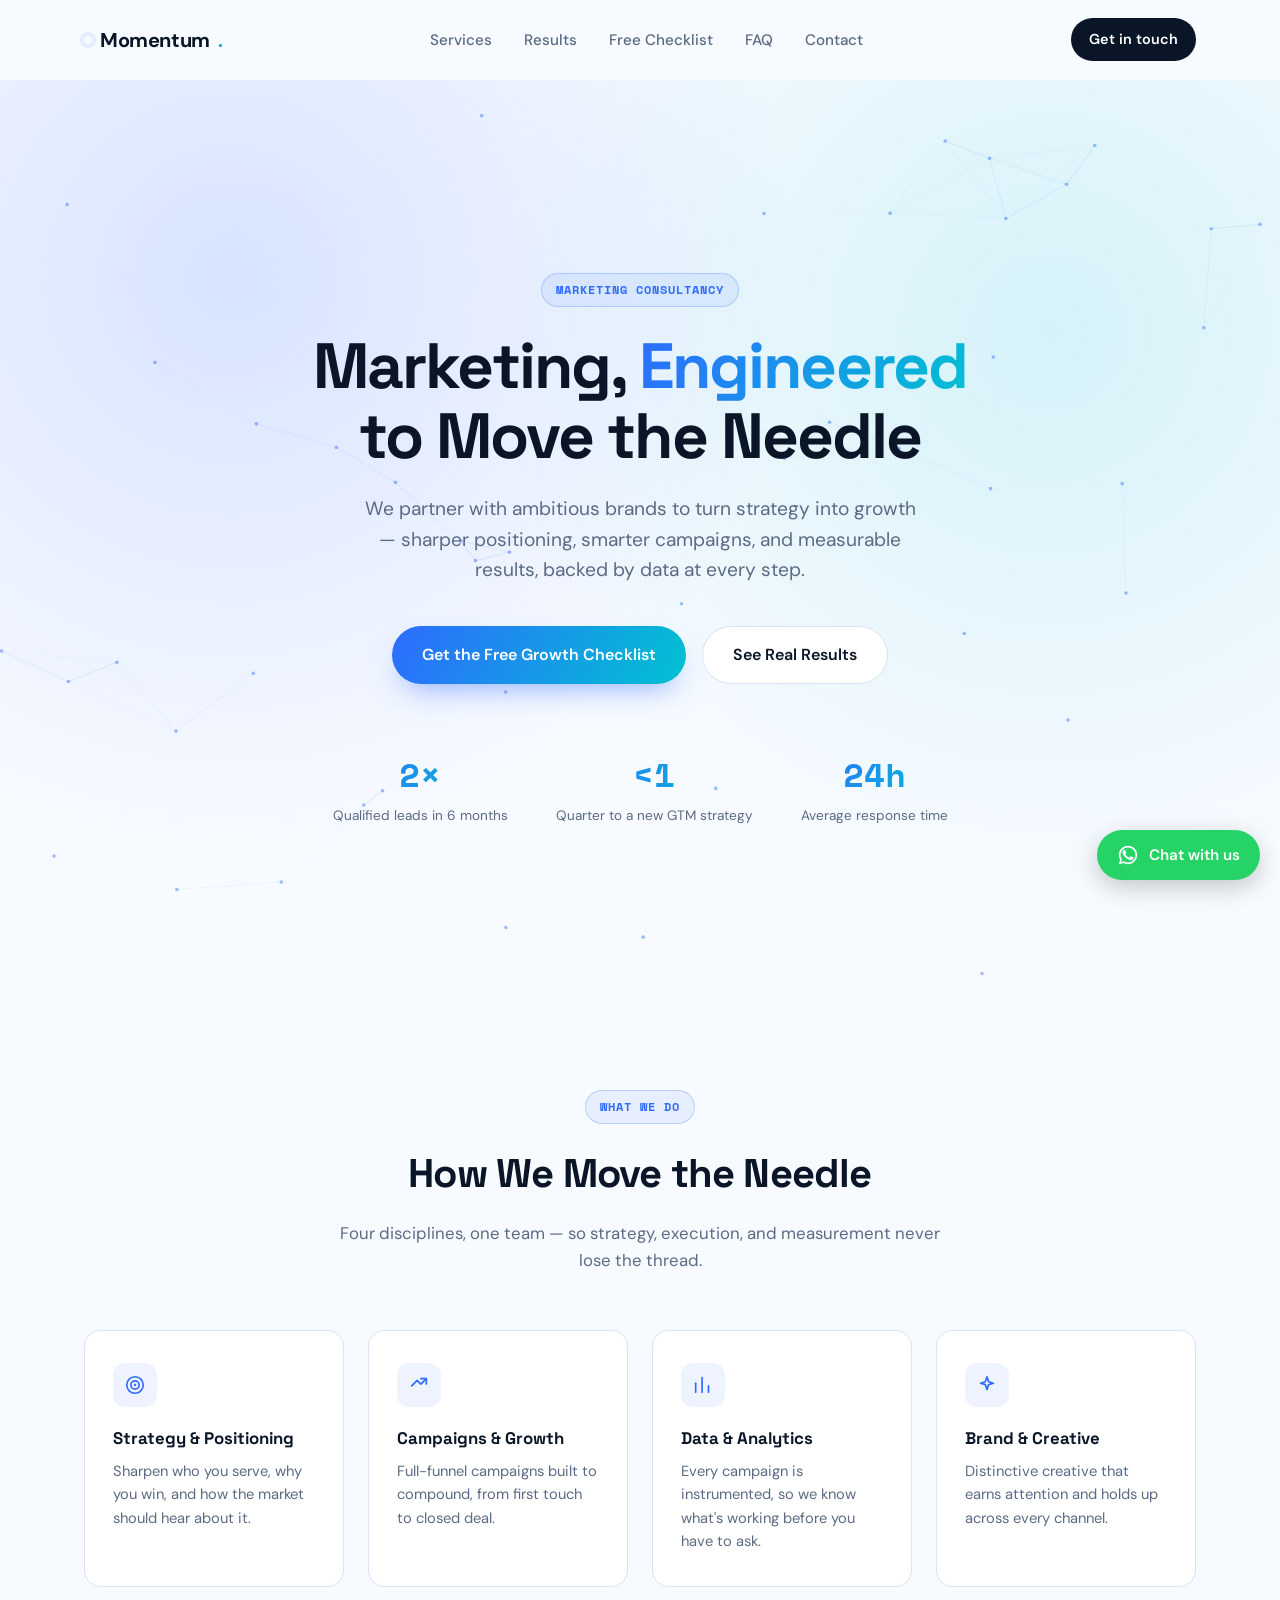
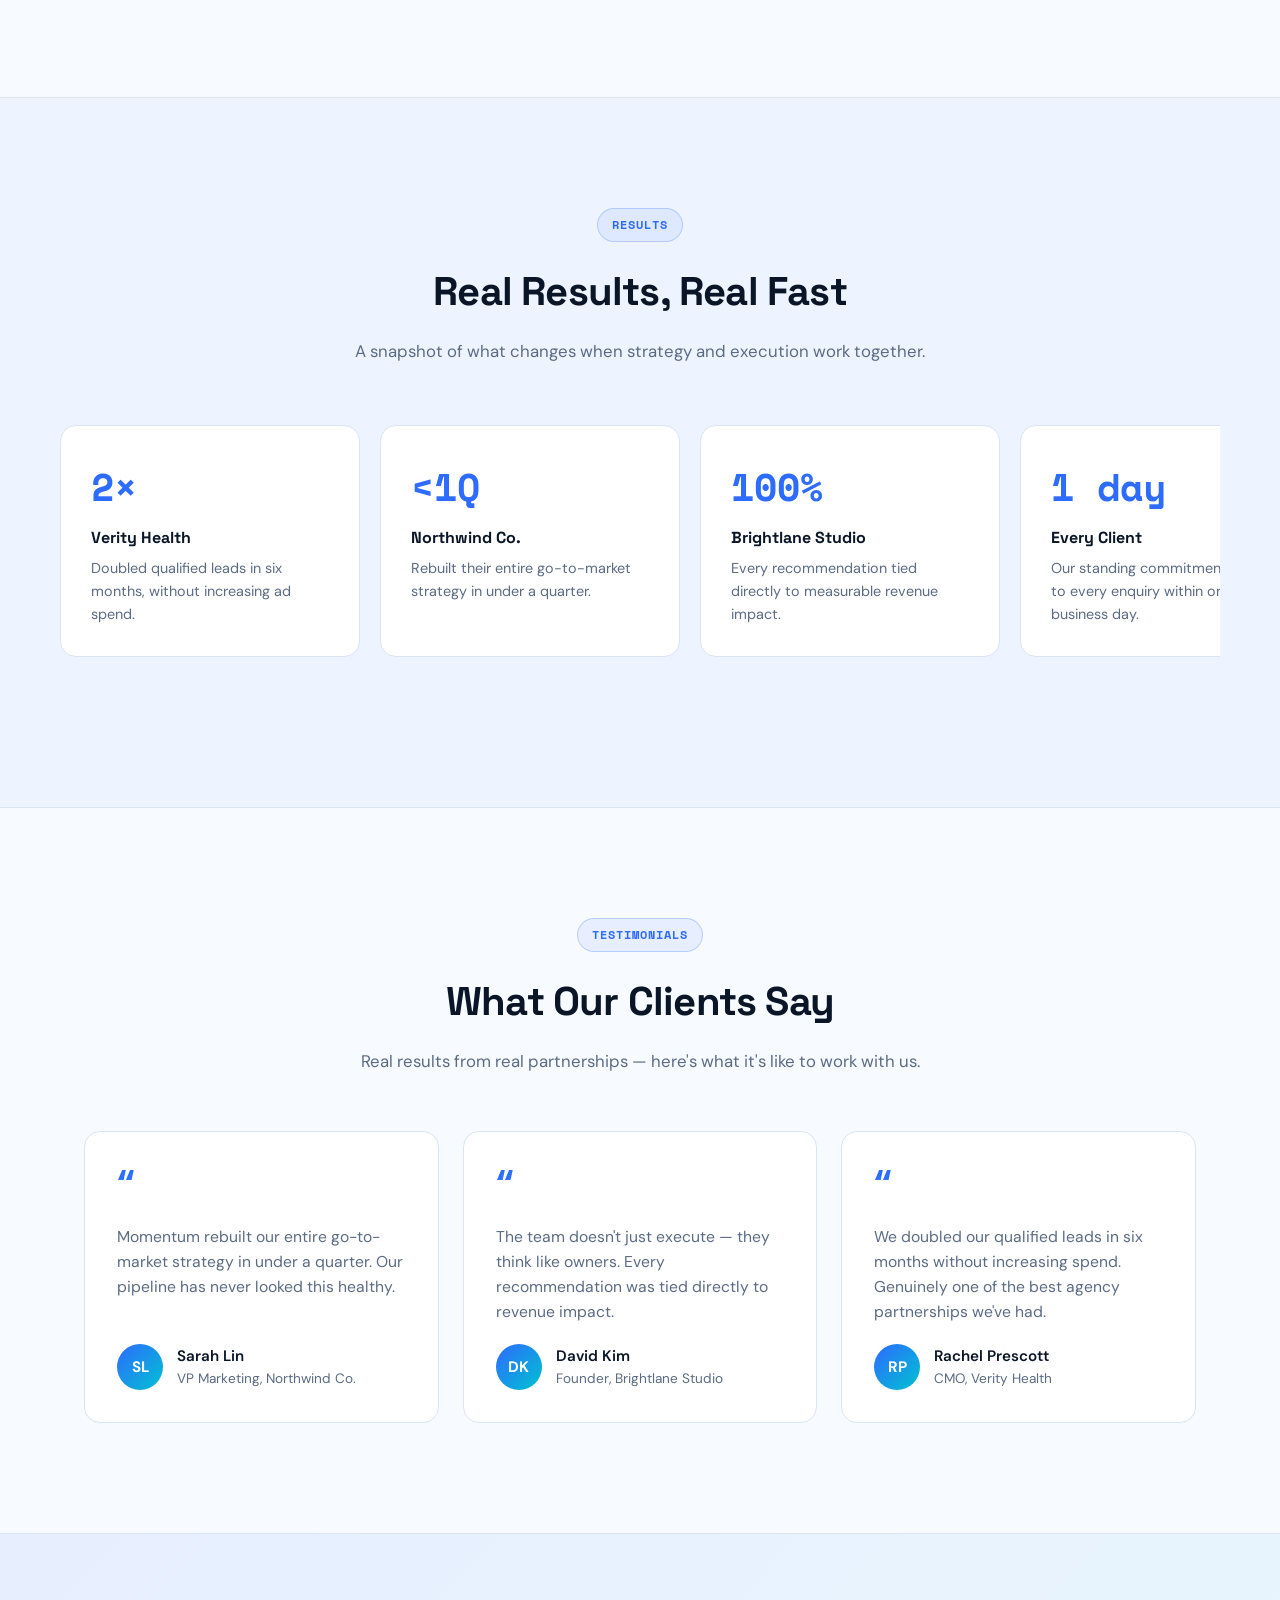
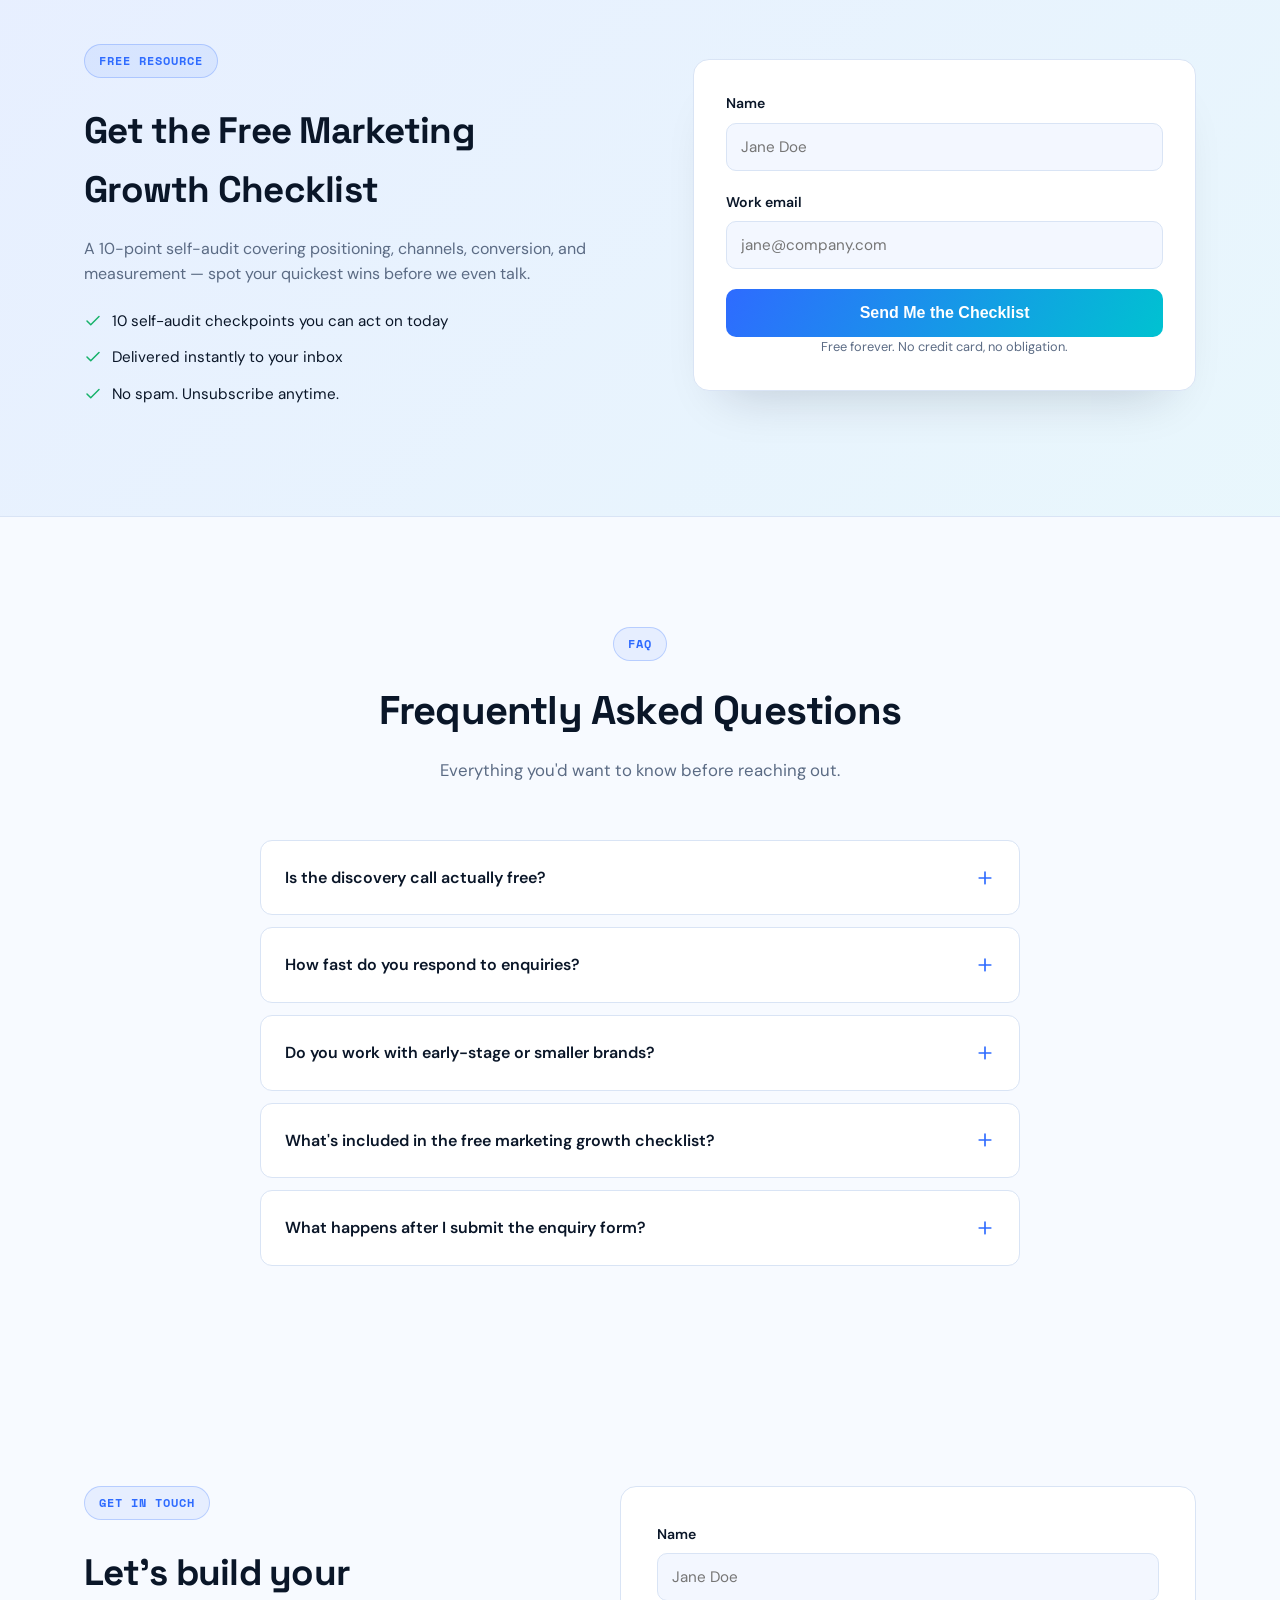
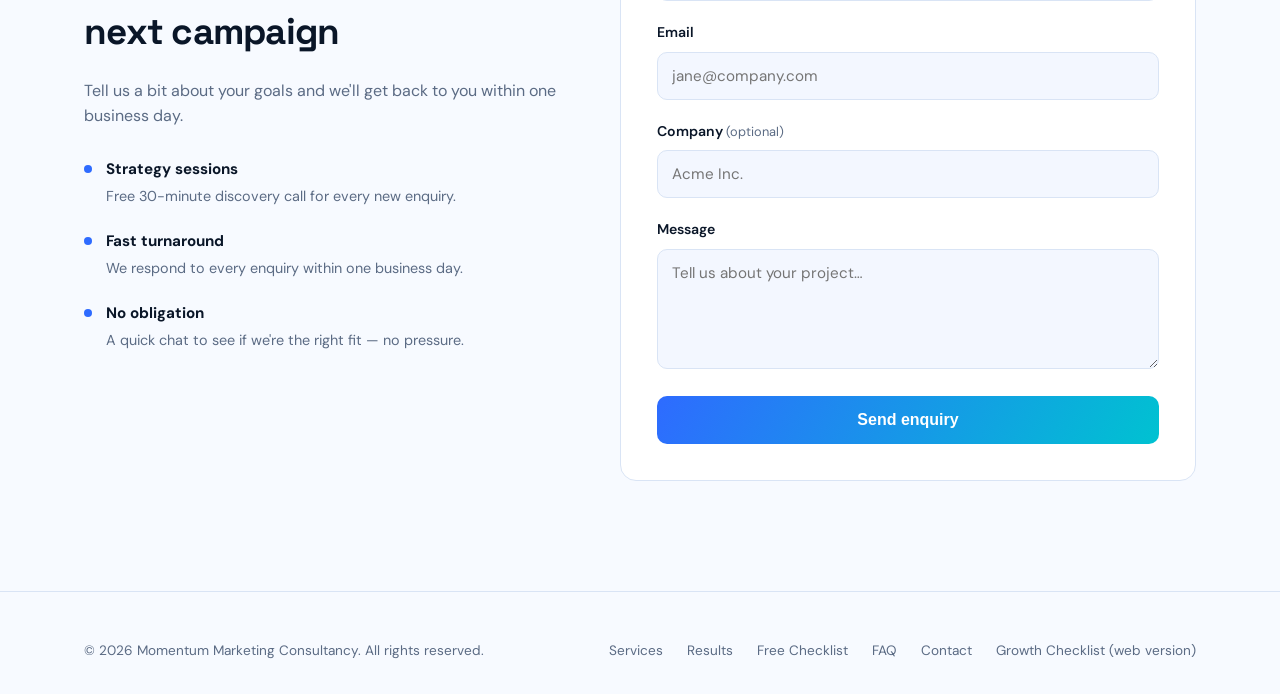
<file: index.html>
<!DOCTYPE html>
<html lang="en">
<head>
<meta charset="UTF-8">
<meta name="viewport" content="width=device-width, initial-scale=1.0">
<title>Momentum Marketing Consultancy</title>
<meta name="description" content="Momentum engineers strategy, campaigns, and data into measurable growth for ambitious brands. Get a free marketing growth checklist and a free strategy session.">
<meta name="theme-color" content="#f7faff">
<link rel="canonical" href="https://ongkianhan.github.io/claude-code-jul-25-2026/">
<meta property="og:type" content="website">
<meta property="og:title" content="Momentum Marketing Consultancy">
<meta property="og:description" content="Momentum engineers strategy, campaigns, and data into measurable growth for ambitious brands.">
<meta property="og:url" content="https://ongkianhan.github.io/claude-code-jul-25-2026/">
<meta property="og:image" content="https://ongkianhan.github.io/claude-code-jul-25-2026/assets/screenshot.png">
<meta name="twitter:card" content="summary_large_image">
<meta name="twitter:title" content="Momentum Marketing Consultancy">
<meta name="twitter:description" content="Momentum engineers strategy, campaigns, and data into measurable growth for ambitious brands.">
<meta name="twitter:image" content="https://ongkianhan.github.io/claude-code-jul-25-2026/assets/screenshot.png">
<link rel="preconnect" href="https://fonts.googleapis.com">
<link rel="preconnect" href="https://fonts.gstatic.com" crossorigin>
<link href="https://fonts.googleapis.com/css2?family=DM+Sans:wght@400;500;700&family=Space+Grotesk:wght@500;600;700&family=Space+Mono:wght@400;700&display=swap" rel="stylesheet">
<link rel="stylesheet" href="styles.css">
<script type="application/ld+json">
{
  "@context": "https://schema.org",
  "@type": "MarketingAgency",
  "name": "Momentum Marketing Consultancy",
  "description": "Marketing consultancy partnering with ambitious brands on positioning, campaigns, and measurable growth.",
  "url": "https://ongkianhan.github.io/claude-code-jul-25-2026/"
}
</script>
<script type="application/ld+json">
{
  "@context": "https://schema.org",
  "@type": "FAQPage",
  "mainEntity": [
    {
      "@type": "Question",
      "name": "Is the discovery call actually free?",
      "acceptedAnswer": { "@type": "Answer", "text": "Yes. Every new enquiry gets a free 30-minute strategy session, no strings attached." }
    },
    {
      "@type": "Question",
      "name": "How fast do you respond to enquiries?",
      "acceptedAnswer": { "@type": "Answer", "text": "Within one business day, every time." }
    },
    {
      "@type": "Question",
      "name": "Do you work with early-stage or smaller brands?",
      "acceptedAnswer": { "@type": "Answer", "text": "Yes. We work with brands at different growth stages, from early-stage teams to established companies scaling into new markets." }
    },
    {
      "@type": "Question",
      "name": "What's included in the free marketing growth checklist?",
      "acceptedAnswer": { "@type": "Answer", "text": "A 10-point self-audit covering positioning, channels, conversion, and measurement, so you can spot quick wins before your first call with us." }
    },
    {
      "@type": "Question",
      "name": "What happens after I submit the enquiry form?",
      "acceptedAnswer": { "@type": "Answer", "text": "We review your goals and reply within one business day to schedule your free strategy session." }
    }
  ]
}
</script>
</head>
<body>

<a href="#home" class="skip-link">Skip to content</a>

<nav class="navbar" id="navbar">
  <div class="nav-inner container">
    <a href="#home" class="logo"><span class="logo-dot" aria-hidden="true"></span>Momentum<span>.</span></a>
    <ul class="nav-links" id="nav-links">
      <li><a href="#services">Services</a></li>
      <li><a href="#results">Results</a></li>
      <li><a href="#checklist">Free Checklist</a></li>
      <li><a href="#faq">FAQ</a></li>
      <li><a href="#contact">Contact</a></li>
    </ul>
    <a href="#contact" class="nav-cta">Get in touch</a>
    <button type="button" class="nav-toggle" id="nav-toggle" aria-expanded="false" aria-controls="nav-links" aria-label="Open menu">
      <span></span><span></span><span></span>
    </button>
  </div>
</nav>

<main>

<header class="hero" id="home">
  <canvas class="hero-canvas" id="hero-canvas" aria-hidden="true"></canvas>
  <div class="hero-glow" aria-hidden="true"></div>
  <div class="hero-inner">
    <span class="eyebrow">Marketing Consultancy</span>
    <h1>Marketing, <span class="accent">Engineered</span> to Move the Needle</h1>
    <p class="lead">We partner with ambitious brands to turn strategy into growth — sharper positioning, smarter campaigns, and measurable results, backed by data at every step.</p>
    <div class="hero-ctas">
      <a href="#checklist" class="btn btn-primary">Get the Free Growth Checklist</a>
      <a href="#results" class="btn btn-secondary">See Real Results</a>
    </div>
    <div class="stats-row reveal">
      <div>
        <div class="stat-value" data-count-to="2" data-suffix="×">0×</div>
        <div class="stat-label">Qualified leads in 6 months</div>
      </div>
      <div>
        <div class="stat-value">&lt;1</div>
        <div class="stat-label">Quarter to a new GTM strategy</div>
      </div>
      <div>
        <div class="stat-value" data-count-to="24" data-suffix="h">0h</div>
        <div class="stat-label">Average response time</div>
      </div>
    </div>
  </div>
</header>

<section id="services">
  <div class="container">
    <div class="section-head reveal">
      <span class="eyebrow">What We Do</span>
      <h2>How We Move the Needle</h2>
      <p>Four disciplines, one team — so strategy, execution, and measurement never lose the thread.</p>
    </div>
    <div class="services-grid">
      <div class="service-card reveal">
        <div class="service-icon" aria-hidden="true">
          <svg width="22" height="22" viewBox="0 0 24 24" fill="none" stroke="currentColor" stroke-width="1.8" stroke-linecap="round" stroke-linejoin="round"><circle cx="12" cy="12" r="9"></circle><circle cx="12" cy="12" r="4.5"></circle><circle cx="12" cy="12" r="0.5" fill="currentColor"></circle></svg>
        </div>
        <h3>Strategy &amp; Positioning</h3>
        <p>Sharpen who you serve, why you win, and how the market should hear about it.</p>
      </div>
      <div class="service-card reveal">
        <div class="service-icon" aria-hidden="true">
          <svg width="22" height="22" viewBox="0 0 24 24" fill="none" stroke="currentColor" stroke-width="1.8" stroke-linecap="round" stroke-linejoin="round"><path d="M4 13l6-6 4 4 6-6"></path><path d="M14 5h6v6"></path></svg>
        </div>
        <h3>Campaigns &amp; Growth</h3>
        <p>Full-funnel campaigns built to compound, from first touch to closed deal.</p>
      </div>
      <div class="service-card reveal">
        <div class="service-icon" aria-hidden="true">
          <svg width="22" height="22" viewBox="0 0 24 24" fill="none" stroke="currentColor" stroke-width="1.8" stroke-linecap="round" stroke-linejoin="round"><path d="M4 20V10"></path><path d="M11 20V4"></path><path d="M18 20v-7"></path></svg>
        </div>
        <h3>Data &amp; Analytics</h3>
        <p>Every campaign is instrumented, so we know what's working before you have to ask.</p>
      </div>
      <div class="service-card reveal">
        <div class="service-icon" aria-hidden="true">
          <svg width="22" height="22" viewBox="0 0 24 24" fill="none" stroke="currentColor" stroke-width="1.8" stroke-linecap="round" stroke-linejoin="round"><path d="M12 3l1.8 5.4L19 10l-5.2 1.6L12 17l-1.8-5.4L5 10l5.2-1.6L12 3z"></path></svg>
        </div>
        <h3>Brand &amp; Creative</h3>
        <p>Distinctive creative that earns attention and holds up across every channel.</p>
      </div>
    </div>
  </div>
</section>

<section class="gallery" id="results">
  <div class="container">
    <div class="section-head reveal">
      <span class="eyebrow">Results</span>
      <h2>Real Results, Real Fast</h2>
      <p>A snapshot of what changes when strategy and execution work together.</p>
    </div>
  </div>
  <div class="gallery-track" role="region" aria-label="Client results" tabindex="0">
    <div class="gallery-card reveal">
      <div class="gallery-metric">2×</div>
      <h3>Verity Health</h3>
      <p>Doubled qualified leads in six months, without increasing ad spend.</p>
    </div>
    <div class="gallery-card reveal">
      <div class="gallery-metric">&lt;1Q</div>
      <h3>Northwind Co.</h3>
      <p>Rebuilt their entire go-to-market strategy in under a quarter.</p>
    </div>
    <div class="gallery-card reveal">
      <div class="gallery-metric">100%</div>
      <h3>Brightlane Studio</h3>
      <p>Every recommendation tied directly to measurable revenue impact.</p>
    </div>
    <div class="gallery-card reveal">
      <div class="gallery-metric">1 day</div>
      <h3>Every Client</h3>
      <p>Our standing commitment: a reply to every enquiry within one business day.</p>
    </div>
  </div>
</section>

<section class="testimonials" id="testimonials">
  <div class="container">
    <div class="section-head reveal">
      <span class="eyebrow">Testimonials</span>
      <h2>What Our Clients Say</h2>
      <p>Real results from real partnerships — here's what it's like to work with us.</p>
    </div>
    <div class="testimonial-grid">
      <div class="testimonial-card reveal">
        <span class="quote-mark">&ldquo;</span>
        <p class="quote">Momentum rebuilt our entire go-to-market strategy in under a quarter. Our pipeline has never looked this healthy.</p>
        <div class="testimonial-author">
          <div class="avatar">SL</div>
          <div>
            <div class="author-name">Sarah Lin</div>
            <div class="author-role">VP Marketing, Northwind Co.</div>
          </div>
        </div>
      </div>
      <div class="testimonial-card reveal">
        <span class="quote-mark">&ldquo;</span>
        <p class="quote">The team doesn't just execute — they think like owners. Every recommendation was tied directly to revenue impact.</p>
        <div class="testimonial-author">
          <div class="avatar">DK</div>
          <div>
            <div class="author-name">David Kim</div>
            <div class="author-role">Founder, Brightlane Studio</div>
          </div>
        </div>
      </div>
      <div class="testimonial-card reveal">
        <span class="quote-mark">&ldquo;</span>
        <p class="quote">We doubled our qualified leads in six months without increasing spend. Genuinely one of the best agency partnerships we've had.</p>
        <div class="testimonial-author">
          <div class="avatar">RP</div>
          <div>
            <div class="author-name">Rachel Prescott</div>
            <div class="author-role">CMO, Verity Health</div>
          </div>
        </div>
      </div>
    </div>
  </div>
</section>

<section class="lead-magnet" id="checklist">
  <div class="container">
    <div class="lead-magnet-wrap">
      <div class="lead-magnet-info reveal">
        <span class="eyebrow">Free Resource</span>
        <h2>Get the Free Marketing Growth Checklist</h2>
        <p>A 10-point self-audit covering positioning, channels, conversion, and measurement — spot your quickest wins before we even talk.</p>
        <ul class="checklist">
          <li><svg width="18" height="18" viewBox="0 0 24 24" fill="none" stroke="currentColor" stroke-width="2" stroke-linecap="round" stroke-linejoin="round" aria-hidden="true"><path d="M20 6L9 17l-5-5"></path></svg>10 self-audit checkpoints you can act on today</li>
          <li><svg width="18" height="18" viewBox="0 0 24 24" fill="none" stroke="currentColor" stroke-width="2" stroke-linecap="round" stroke-linejoin="round" aria-hidden="true"><path d="M20 6L9 17l-5-5"></path></svg>Delivered instantly to your inbox</li>
          <li><svg width="18" height="18" viewBox="0 0 24 24" fill="none" stroke="currentColor" stroke-width="2" stroke-linecap="round" stroke-linejoin="round" aria-hidden="true"><path d="M20 6L9 17l-5-5"></path></svg>No spam. Unsubscribe anytime.</li>
        </ul>
      </div>
      <form id="checklist-form" class="lead-magnet-form" novalidate>
        <div class="form-row" id="row-checklist-name">
          <label for="checklist-name">Name</label>
          <input type="text" id="checklist-name" name="name" placeholder="Jane Doe" autocomplete="name" required>
          <span class="field-error">Please enter your name.</span>
        </div>
        <div class="form-row" id="row-checklist-email">
          <label for="checklist-email">Work email</label>
          <input type="email" id="checklist-email" name="email" placeholder="jane@company.com" autocomplete="email" inputmode="email" spellcheck="false" required>
          <span class="field-error">Please enter a valid email address.</span>
        </div>
        <button type="submit" class="submit-btn" id="checklist-submit-btn">Send Me the Checklist</button>
        <div class="form-status" id="checklist-form-status" aria-live="polite"></div>
        <p class="form-note">Free forever. No credit card, no obligation.</p>
      </form>
    </div>
  </div>
</section>

<section id="faq">
  <div class="container">
    <div class="section-head reveal">
      <span class="eyebrow">FAQ</span>
      <h2>Frequently Asked Questions</h2>
      <p>Everything you'd want to know before reaching out.</p>
    </div>
    <div class="faq-list reveal">
      <details class="faq-item">
        <summary>Is the discovery call actually free?<svg class="faq-plus" viewBox="0 0 24 24" fill="none" stroke="currentColor" stroke-width="2" stroke-linecap="round" aria-hidden="true"><path d="M12 5v14M5 12h14"></path></svg></summary>
        <p>Yes. Every new enquiry gets a free 30-minute strategy session, no strings attached.</p>
      </details>
      <details class="faq-item">
        <summary>How fast do you respond to enquiries?<svg class="faq-plus" viewBox="0 0 24 24" fill="none" stroke="currentColor" stroke-width="2" stroke-linecap="round" aria-hidden="true"><path d="M12 5v14M5 12h14"></path></svg></summary>
        <p>Within one business day, every time.</p>
      </details>
      <details class="faq-item">
        <summary>Do you work with early-stage or smaller brands?<svg class="faq-plus" viewBox="0 0 24 24" fill="none" stroke="currentColor" stroke-width="2" stroke-linecap="round" aria-hidden="true"><path d="M12 5v14M5 12h14"></path></svg></summary>
        <p>Yes. We work with brands at different growth stages, from early-stage teams to established companies scaling into new markets.</p>
      </details>
      <details class="faq-item">
        <summary>What's included in the free marketing growth checklist?<svg class="faq-plus" viewBox="0 0 24 24" fill="none" stroke="currentColor" stroke-width="2" stroke-linecap="round" aria-hidden="true"><path d="M12 5v14M5 12h14"></path></svg></summary>
        <p>A 10-point self-audit covering positioning, channels, conversion, and measurement, so you can spot quick wins before your first call with us.</p>
      </details>
      <details class="faq-item">
        <summary>What happens after I submit the enquiry form?<svg class="faq-plus" viewBox="0 0 24 24" fill="none" stroke="currentColor" stroke-width="2" stroke-linecap="round" aria-hidden="true"><path d="M12 5v14M5 12h14"></path></svg></summary>
        <p>We review your goals and reply within one business day to schedule your free strategy session.</p>
      </details>
    </div>
  </div>
</section>

<section id="contact">
  <div class="container">
    <div class="contact-wrap">
      <div class="contact-info reveal">
        <span class="eyebrow">Get in touch</span>
        <h2>Let's build your next campaign</h2>
        <p>Tell us a bit about your goals and we'll get back to you within one business day.</p>

        <div class="contact-point">
          <span class="dot"></span>
          <div>
            <strong>Strategy sessions</strong>
            <span>Free 30-minute discovery call for every new enquiry.</span>
          </div>
        </div>
        <div class="contact-point">
          <span class="dot"></span>
          <div>
            <strong>Fast turnaround</strong>
            <span>We respond to every enquiry within one business day.</span>
          </div>
        </div>
        <div class="contact-point">
          <span class="dot"></span>
          <div>
            <strong>No obligation</strong>
            <span>A quick chat to see if we're the right fit — no pressure.</span>
          </div>
        </div>
      </div>

      <form id="enquiry-form" class="reveal" novalidate>
        <div class="form-row" id="row-name">
          <label for="name">Name</label>
          <input type="text" id="name" name="name" placeholder="Jane Doe" autocomplete="name" required>
          <span class="field-error">Please enter your name.</span>
        </div>

        <div class="form-row" id="row-email">
          <label for="email">Email</label>
          <input type="email" id="email" name="email" placeholder="jane@company.com" autocomplete="email" inputmode="email" spellcheck="false" required>
          <span class="field-error">Please enter a valid email address.</span>
        </div>

        <div class="form-row" id="row-company">
          <label for="company">Company <span class="optional">(optional)</span></label>
          <input type="text" id="company" name="company" placeholder="Acme Inc." autocomplete="organization">
        </div>

        <div class="form-row" id="row-message">
          <label for="message">Message</label>
          <textarea id="message" name="message" placeholder="Tell us about your project…" required></textarea>
          <span class="field-error">Please enter a message.</span>
        </div>

        <button type="submit" class="submit-btn" id="submit-btn">Send enquiry</button>

        <div class="form-status" id="form-status" aria-live="polite"></div>
      </form>
    </div>
  </div>
</section>

</main>

<footer>
  <div class="container footer-inner">
    <span>&copy; 2026 Momentum Marketing Consultancy. All rights reserved.</span>
    <ul class="footer-links">
      <li><a href="#services">Services</a></li>
      <li><a href="#results">Results</a></li>
      <li><a href="#checklist">Free Checklist</a></li>
      <li><a href="#faq">FAQ</a></li>
      <li><a href="#contact">Contact</a></li>
      <li><a href="resources/marketing-growth-checklist.html">Growth Checklist (web version)</a></li>
    </ul>
  </div>
</footer>

<div class="whatsapp-container">
  <div class="whatsapp-panel" id="whatsapp-panel" role="dialog" aria-label="Chat with Momentum on WhatsApp" hidden>
    <div class="whatsapp-panel-head">
      <strong>Chat with us</strong>
      <p>Pick a question or send your own — it opens a WhatsApp chat with us.</p>
    </div>
    <ul class="whatsapp-faq-list">
      <li><button type="button" class="whatsapp-faq-btn" data-question="Is the discovery call actually free?">Is the discovery call actually free?</button></li>
      <li><button type="button" class="whatsapp-faq-btn" data-question="How fast do you respond to enquiries?">How fast do you respond to enquiries?</button></li>
      <li><button type="button" class="whatsapp-faq-btn" data-question="Do you work with early-stage or smaller brands?">Do you work with early-stage or smaller brands?</button></li>
      <li><button type="button" class="whatsapp-faq-btn" data-question="What's included in the free marketing growth checklist?">What's included in the free marketing growth checklist?</button></li>
      <li><button type="button" class="whatsapp-faq-btn" data-question="What happens after I submit the enquiry form?">What happens after I submit the enquiry form?</button></li>
    </ul>
    <form class="whatsapp-custom-row" id="whatsapp-custom-form">
      <label for="whatsapp-custom-input" class="sr-only">Type your own question</label>
      <input type="text" id="whatsapp-custom-input" placeholder="Type your own question…" autocomplete="off" required>
      <button type="submit" aria-label="Send question on WhatsApp">
        <svg width="18" height="18" viewBox="0 0 24 24" fill="none" stroke="currentColor" stroke-width="2" stroke-linecap="round" stroke-linejoin="round" aria-hidden="true"><path d="M22 2L11 13"></path><path d="M22 2l-7 20-4-9-9-4 20-7z"></path></svg>
      </button>
    </form>
  </div>
  <button type="button" class="whatsapp-widget" id="whatsapp-toggle" aria-haspopup="dialog" aria-expanded="false" aria-controls="whatsapp-panel">
    <svg width="22" height="22" viewBox="0 0 24 24" fill="currentColor" aria-hidden="true"><path d="M17.472 14.382c-.297-.149-1.758-.867-2.03-.967-.273-.099-.471-.148-.67.15-.197.297-.767.966-.94 1.164-.173.199-.347.223-.644.075-.297-.15-1.255-.463-2.39-1.475-.883-.788-1.48-1.761-1.653-2.059-.173-.297-.018-.458.13-.606.134-.133.298-.347.446-.52.149-.174.198-.298.298-.497.099-.198.05-.371-.025-.52-.075-.149-.669-1.612-.916-2.207-.242-.579-.487-.5-.669-.51-.173-.008-.371-.01-.57-.01-.198 0-.52.074-.792.372-.272.297-1.04 1.016-1.04 2.479 0 1.462 1.065 2.875 1.213 3.074.149.198 2.096 3.2 5.077 4.487.709.306 1.262.489 1.694.625.712.227 1.36.195 1.871.118.571-.085 1.758-.719 2.006-1.413.248-.694.248-1.289.173-1.413-.074-.124-.272-.198-.57-.347z"/><path d="M12.001 2C6.478 2 2 6.478 2 12c0 1.82.487 3.53 1.34 5.007L2 22l5.13-1.316A9.94 9.94 0 0012.001 22C17.523 22 22 17.523 22 12S17.523 2 12.001 2zm0 18.15a8.13 8.13 0 01-4.146-1.135l-.297-.176-3.045.78.813-2.968-.194-.305A8.13 8.13 0 013.85 12c0-4.5 3.65-8.15 8.15-8.15S20.15 7.5 20.15 12s-3.65 8.15-8.15 8.15z"/></svg>
    <span>Chat with us</span>
  </button>
</div>

<script src="script.js"></script>

</body>
</html>
</file>
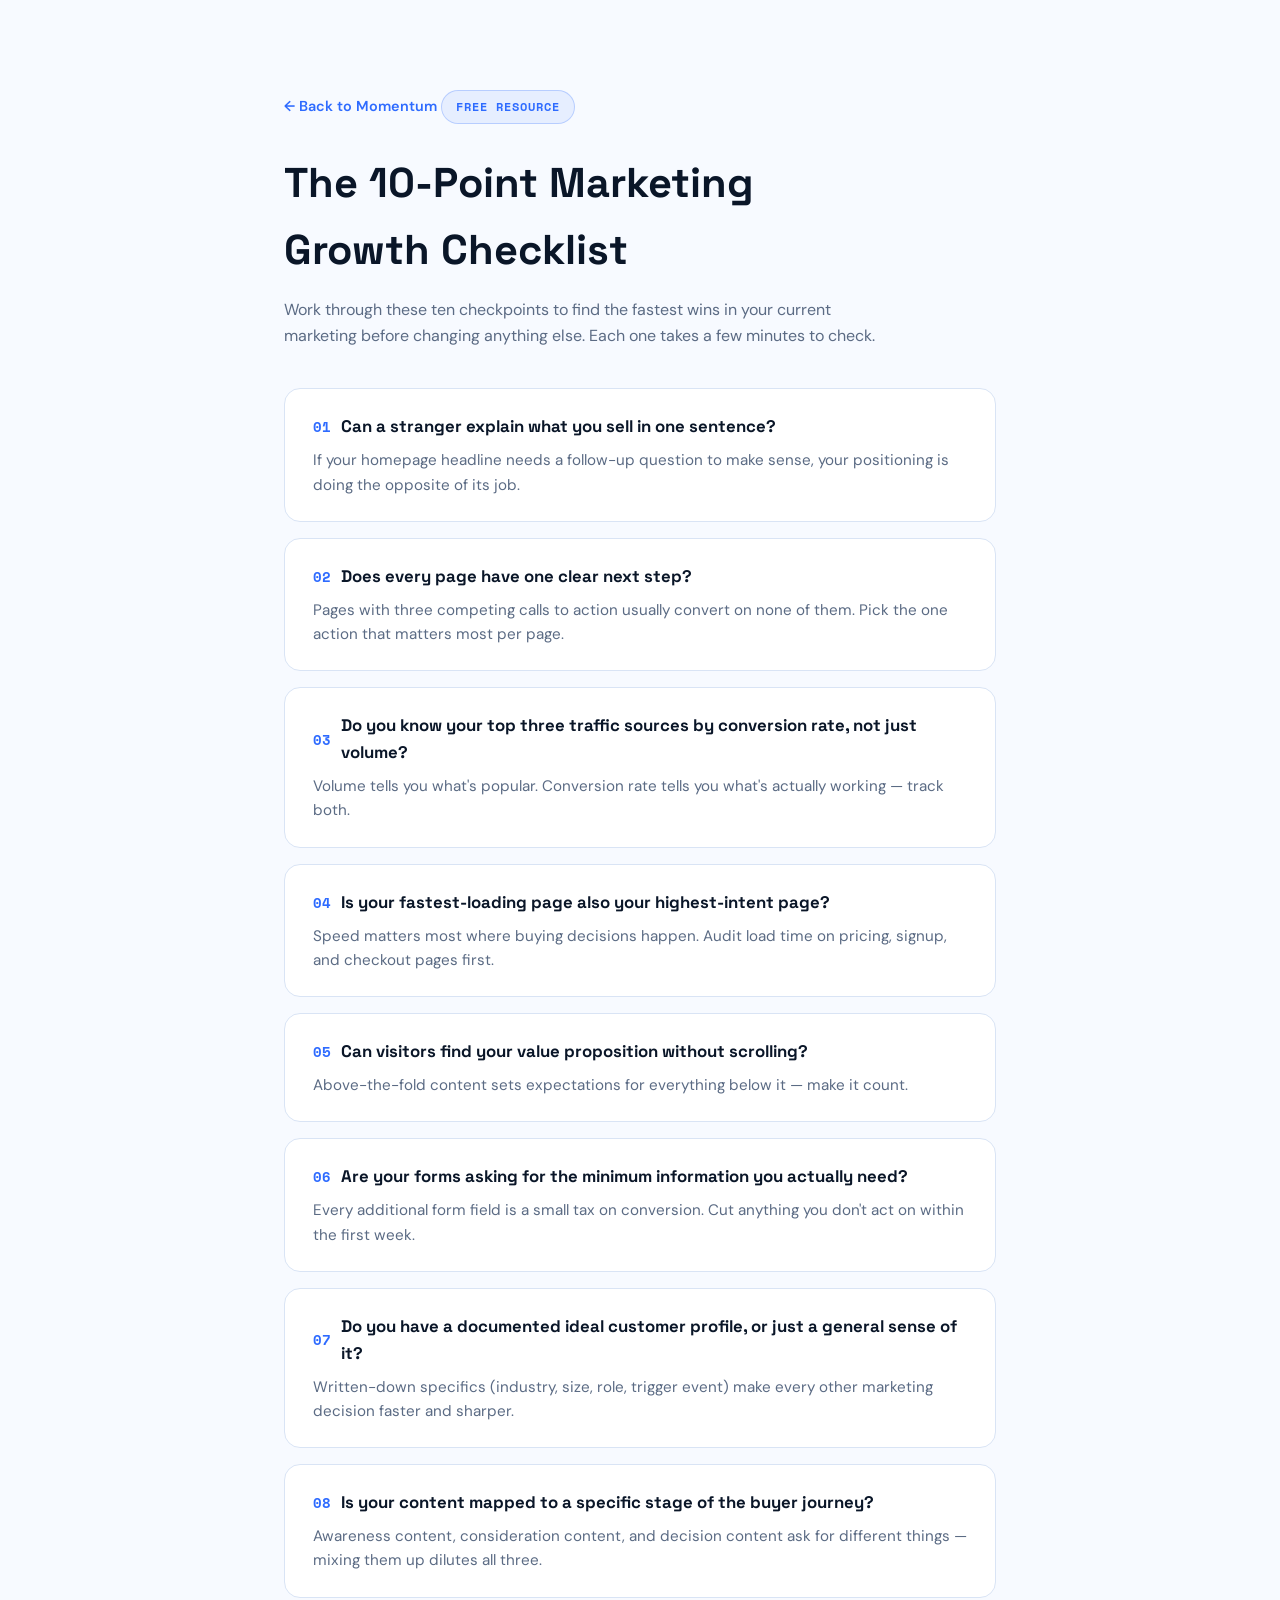
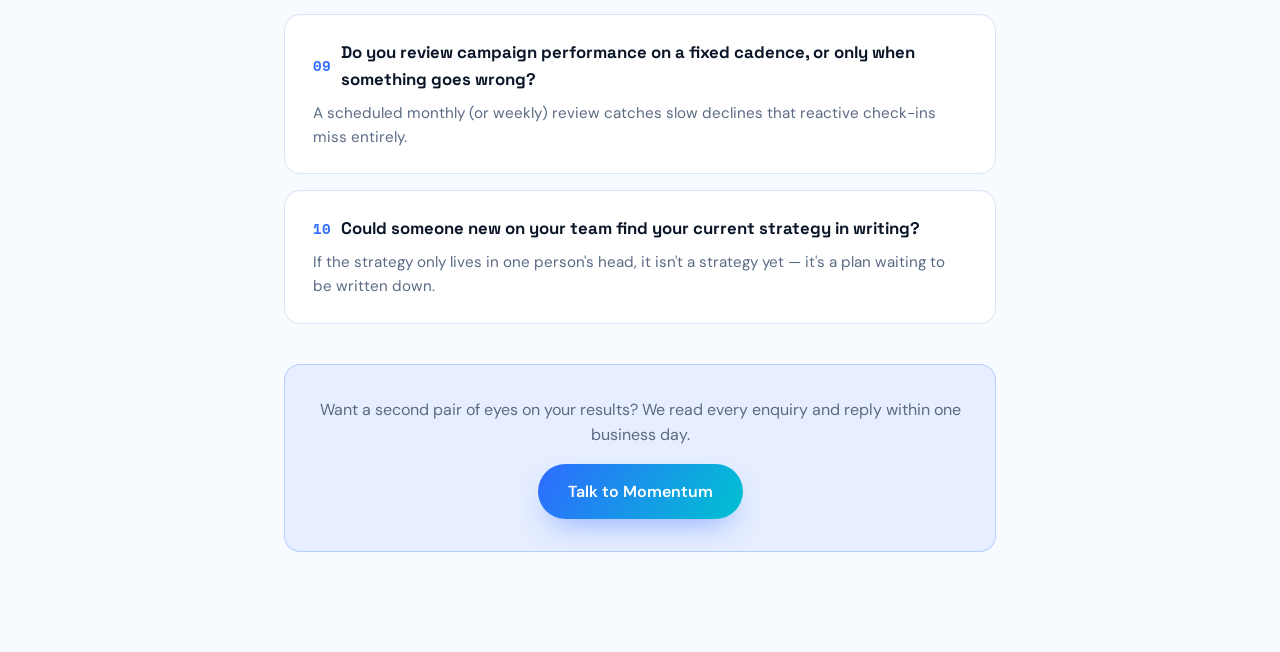
<file: resources/marketing-growth-checklist.html>
<!DOCTYPE html>
<html lang="en">
<head>
<meta charset="UTF-8">
<meta name="viewport" content="width=device-width, initial-scale=1.0">
<title>Free Marketing Growth Checklist — Momentum</title>
<meta name="description" content="A free 10-point marketing self-audit covering positioning, channels, conversion, and measurement, from Momentum Marketing Consultancy.">
<meta name="theme-color" content="#f7faff">
<link rel="canonical" href="https://ongkianhan.github.io/claude-code-jul-25-2026/resources/marketing-growth-checklist.html">
<link rel="preconnect" href="https://fonts.googleapis.com">
<link rel="preconnect" href="https://fonts.gstatic.com" crossorigin>
<link href="https://fonts.googleapis.com/css2?family=DM+Sans:wght@400;500;700&family=Space+Grotesk:wght@500;600;700&family=Space+Mono:wght@400;700&display=swap" rel="stylesheet">
<link rel="stylesheet" href="../styles.css">
<style>
  .checklist-page { max-width: 760px; margin: 0 auto; padding: 90px 24px 100px; }
  .checklist-page h1 { font-size: clamp(1.9rem, 4vw, 2.6rem); margin-bottom: 14px; text-wrap: balance; }
  .checklist-page > p.lead { color: var(--text-muted); margin-bottom: 40px; max-width: 620px; }
  .audit-item { border: 1px solid var(--border); background: var(--surface); border-radius: var(--radius); padding: 24px 28px; margin-bottom: 16px; }
  .audit-item h2 { font-size: 1.05rem; margin-bottom: 8px; display: flex; align-items: center; gap: 10px; }
  .audit-item .num { font-family: var(--font-mono); color: var(--accent); font-size: 0.9rem; }
  .audit-item p { color: var(--text-muted); font-size: 0.95rem; }
  .back-link { display: inline-flex; align-items: center; gap: 6px; color: var(--accent); font-weight: 600; font-size: 0.9rem; margin-bottom: 32px; }
  .cta-band { margin-top: 40px; padding: 32px; border-radius: var(--radius); background: var(--accent-soft); border: 1px solid rgba(46,107,255,0.25); text-align: center; }
  .cta-band p { color: var(--text-muted); margin-bottom: 16px; }
</style>
</head>
<body>

<a href="#main" class="skip-link">Skip to content</a>

<main id="main" class="checklist-page">
  <a href="../index.html" class="back-link">&larr; Back to Momentum</a>
  <span class="eyebrow">Free Resource</span>
  <h1>The 10-Point Marketing Growth Checklist</h1>
  <p class="lead">Work through these ten checkpoints to find the fastest wins in your current marketing before changing anything else. Each one takes a few minutes to check.</p>

  <div class="audit-item">
    <h2><span class="num">01</span> Can a stranger explain what you sell in one sentence?</h2>
    <p>If your homepage headline needs a follow-up question to make sense, your positioning is doing the opposite of its job.</p>
  </div>
  <div class="audit-item">
    <h2><span class="num">02</span> Does every page have one clear next step?</h2>
    <p>Pages with three competing calls to action usually convert on none of them. Pick the one action that matters most per page.</p>
  </div>
  <div class="audit-item">
    <h2><span class="num">03</span> Do you know your top three traffic sources by conversion rate, not just volume?</h2>
    <p>Volume tells you what's popular. Conversion rate tells you what's actually working — track both.</p>
  </div>
  <div class="audit-item">
    <h2><span class="num">04</span> Is your fastest-loading page also your highest-intent page?</h2>
    <p>Speed matters most where buying decisions happen. Audit load time on pricing, signup, and checkout pages first.</p>
  </div>
  <div class="audit-item">
    <h2><span class="num">05</span> Can visitors find your value proposition without scrolling?</h2>
    <p>Above-the-fold content sets expectations for everything below it — make it count.</p>
  </div>
  <div class="audit-item">
    <h2><span class="num">06</span> Are your forms asking for the minimum information you actually need?</h2>
    <p>Every additional form field is a small tax on conversion. Cut anything you don't act on within the first week.</p>
  </div>
  <div class="audit-item">
    <h2><span class="num">07</span> Do you have a documented ideal customer profile, or just a general sense of it?</h2>
    <p>Written-down specifics (industry, size, role, trigger event) make every other marketing decision faster and sharper.</p>
  </div>
  <div class="audit-item">
    <h2><span class="num">08</span> Is your content mapped to a specific stage of the buyer journey?</h2>
    <p>Awareness content, consideration content, and decision content ask for different things — mixing them up dilutes all three.</p>
  </div>
  <div class="audit-item">
    <h2><span class="num">09</span> Do you review campaign performance on a fixed cadence, or only when something goes wrong?</h2>
    <p>A scheduled monthly (or weekly) review catches slow declines that reactive check-ins miss entirely.</p>
  </div>
  <div class="audit-item">
    <h2><span class="num">10</span> Could someone new on your team find your current strategy in writing?</h2>
    <p>If the strategy only lives in one person's head, it isn't a strategy yet — it's a plan waiting to be written down.</p>
  </div>

  <div class="cta-band">
    <p>Want a second pair of eyes on your results? We read every enquiry and reply within one business day.</p>
    <a href="../index.html#contact" class="btn btn-primary">Talk to Momentum</a>
  </div>
</main>

</body>
</html>
</file>
<file: styles.css>
:root {
  --bg: #f7faff;
  --bg-alt: #eef4ff;
  --surface: #ffffff;
  --surface-2: #f3f7ff;
  --border: #d9e4f5;
  --text: #0a1628;
  --text-muted: #5b6b84;
  --accent: #2e6bff;
  --accent-2: #00c2d1;
  --accent-soft: rgba(46, 107, 255, 0.08);
  --success: #17b26a;
  --error: #e5484d;
  --radius: 16px;
  --max-width: 1160px;
  --font-heading: 'Space Grotesk', -apple-system, BlinkMacSystemFont, 'Segoe UI', sans-serif;
  --font-body: 'DM Sans', -apple-system, BlinkMacSystemFont, 'Segoe UI', sans-serif;
  --font-mono: 'Space Mono', 'SFMono-Regular', Consolas, monospace;
}

* { box-sizing: border-box; margin: 0; padding: 0; }

html { scroll-behavior: smooth; color-scheme: light; }

.skip-link {
  position: absolute;
  top: -100%;
  left: 12px;
  z-index: 200;
  background: var(--text);
  color: #fff;
  font-weight: 600;
  font-size: 0.9rem;
  padding: 10px 16px;
  border-radius: 8px;
  transition: top 0.2s ease;
}

.skip-link:focus-visible { top: 12px; }

:focus-visible {
  outline: 2px solid var(--accent);
  outline-offset: 2px;
}

@media (prefers-reduced-motion: reduce) {
  html { scroll-behavior: auto; }
  * { animation-duration: 0.01ms !important; animation-iteration-count: 1 !important; transition-duration: 0.01ms !important; scroll-behavior: auto !important; }
}

body {
  font-family: var(--font-body);
  background: var(--bg);
  color: var(--text);
  line-height: 1.6;
  -webkit-font-smoothing: antialiased;
}

h1, h2, h3 { font-family: var(--font-heading); }

a { color: inherit; text-decoration: none; }

img, svg { max-width: 100%; display: block; }

.container {
  width: 100%;
  max-width: var(--max-width);
  margin: 0 auto;
  padding: 0 24px;
}

/* ---------- Reveal-on-scroll ---------- */
.reveal {
  opacity: 0;
  transform: translateY(20px);
  transition: opacity 0.6s ease, transform 0.6s ease;
}

.reveal.visible { opacity: 1; transform: translateY(0); }

/* ---------- Nav ---------- */
.navbar {
  position: sticky;
  top: 0;
  z-index: 100;
  background: rgba(247, 250, 255, 0.75);
  backdrop-filter: blur(14px);
  border-bottom: 1px solid transparent;
  transition: border-color 0.3s ease, box-shadow 0.3s ease;
}

.navbar.scrolled {
  border-bottom-color: var(--border);
  box-shadow: 0 8px 24px -18px rgba(10, 22, 40, 0.25);
}

.nav-inner {
  display: flex;
  align-items: center;
  justify-content: space-between;
  padding: 18px 24px;
}

.logo {
  display: inline-flex;
  align-items: center;
  gap: 8px;
  font-weight: 700;
  font-size: 1.25rem;
  letter-spacing: -0.02em;
}

.logo-dot {
  width: 8px;
  height: 8px;
  border-radius: 50%;
  background: linear-gradient(135deg, var(--accent), var(--accent-2));
  box-shadow: 0 0 0 4px var(--accent-soft);
}

.logo span {
  background: linear-gradient(120deg, var(--accent), var(--accent-2));
  -webkit-background-clip: text;
  background-clip: text;
  color: transparent;
}

.nav-links {
  display: flex;
  gap: 32px;
  list-style: none;
}

.nav-links a {
  font-weight: 500;
  font-size: 0.95rem;
  color: var(--text-muted);
  transition: color 0.2s ease;
}

.nav-links a:hover { color: var(--text); }

.nav-cta {
  display: inline-flex;
  align-items: center;
  background: var(--text);
  color: #fff;
  font-weight: 600;
  font-size: 0.9rem;
  padding: 10px 18px;
  border-radius: 999px;
  transition: transform 0.2s ease, opacity 0.2s ease;
}

.nav-cta:hover { transform: translateY(-1px); opacity: 0.9; }

.nav-toggle {
  display: none;
  flex-direction: column;
  justify-content: center;
  gap: 5px;
  width: 40px;
  height: 40px;
  background: transparent;
  border: 1px solid var(--border);
  border-radius: 8px;
  cursor: pointer;
  touch-action: manipulation;
}

.nav-toggle span {
  display: block;
  width: 18px;
  height: 2px;
  margin: 0 auto;
  background: var(--text);
  transition: transform 0.2s ease, opacity 0.2s ease;
}

.nav-toggle[aria-expanded="true"] span:nth-child(1) { transform: translateY(7px) rotate(45deg); }
.nav-toggle[aria-expanded="true"] span:nth-child(2) { opacity: 0; }
.nav-toggle[aria-expanded="true"] span:nth-child(3) { transform: translateY(-7px) rotate(-45deg); }

/* ---------- Eyebrow (shared) ---------- */
.eyebrow {
  display: inline-block;
  font-family: var(--font-mono);
  font-size: 0.78rem;
  font-weight: 600;
  letter-spacing: 0.08em;
  text-transform: uppercase;
  color: var(--accent);
  background: var(--accent-soft);
  border: 1px solid rgba(46, 107, 255, 0.25);
  padding: 6px 14px;
  border-radius: 999px;
  margin-bottom: 24px;
}

/* ---------- Hero ---------- */
.hero {
  min-height: 100vh;
  display: flex;
  align-items: center;
  position: relative;
  overflow: hidden;
  background: var(--bg);
}

.hero-canvas {
  position: absolute;
  inset: 0;
  width: 100%;
  height: 100%;
  z-index: 0;
}

.hero-glow {
  position: absolute;
  inset: 0;
  z-index: 0;
  pointer-events: none;
  background:
    radial-gradient(circle at 18% 22%, rgba(46, 107, 255, 0.16), transparent 45%),
    radial-gradient(circle at 82% 28%, rgba(0, 194, 209, 0.14), transparent 45%);
}

.hero-inner {
  position: relative;
  z-index: 1;
  width: 100%;
  max-width: 780px;
  margin: 0 auto;
  text-align: center;
  padding: 130px 24px 90px;
}

.hero h1 {
  font-size: clamp(2.4rem, 5.5vw, 4rem);
  font-weight: 700;
  letter-spacing: -0.03em;
  line-height: 1.1;
  margin-bottom: 22px;
  text-wrap: balance;
}

.hero h1 .accent {
  background: linear-gradient(120deg, var(--accent), var(--accent-2));
  -webkit-background-clip: text;
  background-clip: text;
  color: transparent;
}

.hero p.lead {
  font-size: clamp(1.05rem, 2vw, 1.2rem);
  color: var(--text-muted);
  max-width: 560px;
  margin: 0 auto 40px;
}

.hero-ctas {
  display: flex;
  justify-content: center;
  gap: 16px;
  flex-wrap: wrap;
  margin-bottom: 64px;
}

.btn {
  display: inline-flex;
  align-items: center;
  justify-content: center;
  gap: 8px;
  font-weight: 600;
  font-size: 1rem;
  padding: 15px 30px;
  border-radius: 999px;
  border: none;
  cursor: pointer;
  touch-action: manipulation;
  transition: transform 0.2s ease, box-shadow 0.2s ease, opacity 0.2s ease;
}

.btn-primary {
  background: linear-gradient(120deg, var(--accent), var(--accent-2));
  color: white;
  box-shadow: 0 14px 30px -12px rgba(46, 107, 255, 0.55);
}

.btn-primary:hover { transform: translateY(-2px); box-shadow: 0 18px 36px -12px rgba(46, 107, 255, 0.65); }

.btn-secondary {
  background: var(--surface);
  color: var(--text);
  border: 1px solid var(--border);
}

.btn-secondary:hover { background: var(--surface-2); }

.stats-row {
  display: flex;
  justify-content: center;
  gap: 48px;
  flex-wrap: wrap;
}

.stat-value {
  font-family: var(--font-mono);
  font-size: clamp(1.6rem, 3vw, 2.1rem);
  font-weight: 700;
  background: linear-gradient(120deg, var(--accent), var(--accent-2));
  -webkit-background-clip: text;
  background-clip: text;
  color: transparent;
}

.stat-label {
  font-size: 0.85rem;
  color: var(--text-muted);
  margin-top: 4px;
}

/* ---------- Section shared ---------- */
section { padding: 110px 0; position: relative; }

.section-head {
  text-align: center;
  max-width: 620px;
  margin: 0 auto 56px;
}

.section-head .eyebrow { margin-bottom: 18px; }

.section-head h2 {
  font-size: clamp(1.8rem, 3.5vw, 2.5rem);
  font-weight: 700;
  letter-spacing: -0.02em;
  margin-bottom: 14px;
  text-wrap: balance;
}

.section-head p { color: var(--text-muted); font-size: 1.05rem; }

/* ---------- Services ---------- */
.services-grid {
  display: grid;
  grid-template-columns: repeat(4, 1fr);
  gap: 24px;
}

.service-card {
  background: var(--surface);
  border: 1px solid var(--border);
  border-radius: var(--radius);
  padding: 32px 28px;
  transition: transform 0.25s ease, box-shadow 0.25s ease, border-color 0.25s ease;
}

.service-card:hover {
  transform: translateY(-6px);
  box-shadow: 0 24px 40px -24px rgba(10, 22, 40, 0.18);
  border-color: rgba(46, 107, 255, 0.35);
}

.service-icon {
  width: 44px;
  height: 44px;
  border-radius: 12px;
  background: var(--accent-soft);
  color: var(--accent);
  display: flex;
  align-items: center;
  justify-content: center;
  margin-bottom: 18px;
}

.service-card h3 { font-size: 1.05rem; font-weight: 700; margin-bottom: 8px; }
.service-card p { color: var(--text-muted); font-size: 0.92rem; }

/* ---------- Results gallery ---------- */
.gallery {
  background: var(--bg-alt);
  border-top: 1px solid var(--border);
  border-bottom: 1px solid var(--border);
}

.gallery-track {
  display: flex;
  gap: 20px;
  overflow-x: auto;
  scroll-snap-type: x mandatory;
  max-width: var(--max-width);
  margin: 4px auto 20px;
  padding: 4px 24px 20px;
  scrollbar-width: thin;
}

.gallery-card {
  flex: 0 0 300px;
  scroll-snap-align: start;
  background: var(--surface);
  border: 1px solid var(--border);
  border-radius: var(--radius);
  padding: 30px;
}

.gallery-metric {
  font-family: var(--font-mono);
  font-size: 2.4rem;
  font-weight: 700;
  color: var(--accent);
  margin-bottom: 8px;
}

.gallery-card h3 { font-size: 1rem; font-weight: 700; margin-bottom: 6px; }
.gallery-card p { color: var(--text-muted); font-size: 0.9rem; }

/* ---------- Testimonials ---------- */
.testimonial-grid {
  display: grid;
  grid-template-columns: repeat(3, 1fr);
  gap: 24px;
}

.testimonial-card {
  background: var(--surface);
  border: 1px solid var(--border);
  border-radius: var(--radius);
  padding: 32px;
  display: flex;
  flex-direction: column;
  gap: 20px;
  transition: transform 0.25s ease, box-shadow 0.25s ease, border-color 0.25s ease;
}

.testimonial-card:hover {
  transform: translateY(-6px);
  box-shadow: 0 24px 40px -24px rgba(10, 22, 40, 0.18);
  border-color: rgba(46, 107, 255, 0.35);
}

.quote-mark {
  font-size: 2.5rem;
  line-height: 1;
  font-weight: 700;
  background: linear-gradient(120deg, var(--accent), var(--accent-2));
  -webkit-background-clip: text;
  background-clip: text;
  color: transparent;
}

.testimonial-card p.quote {
  color: var(--text-muted);
  font-size: 0.98rem;
  flex-grow: 1;
}

.testimonial-author {
  display: flex;
  align-items: center;
  gap: 14px;
}

.avatar {
  width: 46px;
  height: 46px;
  border-radius: 50%;
  background: linear-gradient(135deg, var(--accent), var(--accent-2));
  display: flex;
  align-items: center;
  justify-content: center;
  font-weight: 700;
  font-size: 0.95rem;
  color: white;
  flex-shrink: 0;
}

.author-name { font-weight: 600; font-size: 0.95rem; }
.author-role { color: var(--text-muted); font-size: 0.85rem; }

/* ---------- Lead magnet ---------- */
.lead-magnet {
  background: linear-gradient(135deg, var(--accent-soft), rgba(0, 194, 209, 0.06));
  border-top: 1px solid var(--border);
  border-bottom: 1px solid var(--border);
}

.lead-magnet-wrap {
  display: grid;
  grid-template-columns: 1.1fr 1fr;
  gap: 56px;
  align-items: center;
}

.lead-magnet-info h2 {
  font-size: clamp(1.8rem, 3.5vw, 2.3rem);
  font-weight: 700;
  letter-spacing: -0.02em;
  margin-bottom: 16px;
  text-wrap: balance;
}

.lead-magnet-info p { color: var(--text-muted); margin-bottom: 22px; }

.checklist {
  list-style: none;
  display: flex;
  flex-direction: column;
  gap: 12px;
}

.checklist li {
  display: flex;
  align-items: flex-start;
  gap: 10px;
  font-size: 0.95rem;
}

.checklist svg { flex-shrink: 0; margin-top: 3px; color: var(--success); }

.lead-magnet-form {
  background: var(--surface);
  border: 1px solid var(--border);
  border-radius: var(--radius);
  padding: 32px;
  box-shadow: 0 30px 50px -30px rgba(10, 22, 40, 0.2);
}

.lead-magnet-form .form-row:last-of-type { margin-bottom: 16px; }

.form-note {
  color: var(--text-muted);
  font-size: 0.8rem;
  text-align: center;
}

/* ---------- FAQ ---------- */
.faq-list {
  max-width: 760px;
  margin: 0 auto;
  display: flex;
  flex-direction: column;
  gap: 12px;
}

.faq-item {
  background: var(--surface);
  border: 1px solid var(--border);
  border-radius: 12px;
  padding: 6px 24px;
}

.faq-item summary {
  cursor: pointer;
  list-style: none;
  display: flex;
  align-items: center;
  justify-content: space-between;
  gap: 16px;
  padding: 18px 0;
  font-weight: 600;
  touch-action: manipulation;
}

.faq-item summary::-webkit-details-marker { display: none; }

.faq-item summary .faq-plus {
  flex-shrink: 0;
  width: 20px;
  height: 20px;
  color: var(--accent);
  transition: transform 0.2s ease;
}

.faq-item[open] summary .faq-plus { transform: rotate(45deg); }

.faq-item p {
  color: var(--text-muted);
  font-size: 0.92rem;
  padding-bottom: 20px;
}

/* ---------- Contact / Enquiry form ---------- */
.contact-wrap {
  display: grid;
  grid-template-columns: 1fr 1.2fr;
  gap: 56px;
  align-items: start;
}

.contact-info h2 {
  font-size: clamp(1.8rem, 3.5vw, 2.3rem);
  font-weight: 700;
  letter-spacing: -0.02em;
  margin-bottom: 16px;
  text-wrap: balance;
}

.contact-info p { color: var(--text-muted); margin-bottom: 28px; }

.contact-point {
  display: flex;
  gap: 14px;
  align-items: flex-start;
  margin-bottom: 20px;
}

.contact-point .dot {
  width: 8px;
  height: 8px;
  border-radius: 50%;
  background: var(--accent);
  margin-top: 8px;
  flex-shrink: 0;
}

.contact-point strong { display: block; font-size: 0.95rem; margin-bottom: 2px; }
.contact-point span { color: var(--text-muted); font-size: 0.9rem; }

form#enquiry-form {
  background: var(--surface);
  border: 1px solid var(--border);
  border-radius: var(--radius);
  padding: 36px;
}

.form-row { margin-bottom: 20px; }

.form-row label {
  display: block;
  font-size: 0.88rem;
  font-weight: 600;
  margin-bottom: 8px;
  color: var(--text);
}

.form-row .optional {
  color: var(--text-muted);
  font-weight: 400;
  font-size: 0.8rem;
}

.form-row input,
.form-row textarea {
  width: 100%;
  background: var(--surface-2);
  border: 1px solid var(--border);
  border-radius: 10px;
  padding: 13px 14px;
  font-family: inherit;
  font-size: 0.95rem;
  color: var(--text);
  transition: border-color 0.2s ease, box-shadow 0.2s ease;
}

.form-row input:focus-visible,
.form-row textarea:focus-visible {
  outline: none;
  border-color: var(--accent);
  box-shadow: 0 0 0 3px rgba(46, 107, 255, 0.18);
}

.form-row textarea { resize: vertical; min-height: 120px; }

.field-error {
  color: var(--error);
  font-size: 0.8rem;
  margin-top: 6px;
  display: none;
}

.form-row.invalid input,
.form-row.invalid textarea { border-color: var(--error); }

.form-row.invalid .field-error { display: block; }

.submit-btn {
  width: 100%;
  background: linear-gradient(120deg, var(--accent), var(--accent-2));
  color: white;
  font-weight: 700;
  font-size: 1rem;
  padding: 15px;
  border: none;
  border-radius: 10px;
  cursor: pointer;
  touch-action: manipulation;
  transition: opacity 0.2s ease, transform 0.2s ease;
}

.submit-btn:hover { transform: translateY(-1px); }
.submit-btn:disabled { opacity: 0.6; cursor: not-allowed; transform: none; }

.form-status {
  margin-top: 18px;
  padding: 14px 16px;
  border-radius: 10px;
  font-size: 0.9rem;
  font-weight: 500;
  display: none;
}

.form-status.show { display: block; }

.form-status.success {
  background: rgba(23, 177, 106, 0.1);
  border: 1px solid rgba(23, 177, 106, 0.3);
  color: var(--success);
}

.form-status.error {
  background: rgba(229, 72, 77, 0.1);
  border: 1px solid rgba(229, 72, 77, 0.3);
  color: var(--error);
}

/* ---------- Footer ---------- */
footer {
  border-top: 1px solid var(--border);
  padding: 48px 0 32px;
  color: var(--text-muted);
  font-size: 0.85rem;
}

.footer-inner {
  display: flex;
  flex-wrap: wrap;
  justify-content: space-between;
  align-items: center;
  gap: 20px;
}

.footer-links {
  display: flex;
  gap: 24px;
  list-style: none;
  flex-wrap: wrap;
}

.footer-links a:hover { color: var(--text); }

/* ---------- Responsive ---------- */
@media (max-width: 980px) {
  .services-grid { grid-template-columns: repeat(2, 1fr); }
}

@media (max-width: 860px) {
  .nav-toggle { display: flex; }

  .nav-links {
    position: absolute;
    top: 100%;
    left: 0;
    right: 0;
    flex-direction: column;
    gap: 0;
    background: var(--bg-alt);
    border-bottom: 1px solid var(--border);
    max-height: 0;
    overflow: hidden;
    transition: max-height 0.25s ease;
  }

  .nav-links.open { max-height: 320px; }

  .nav-links li { width: 100%; }

  .nav-links a {
    display: block;
    padding: 16px 24px;
    border-top: 1px solid var(--border);
  }

  .testimonial-grid { grid-template-columns: 1fr; }
  .contact-wrap { grid-template-columns: 1fr; gap: 40px; }
  .lead-magnet-wrap { grid-template-columns: 1fr; gap: 36px; }
  .stats-row { gap: 32px; }
}

@media (min-width: 861px) {
  .nav-toggle { display: none; }
}

@media (max-width: 640px) {
  .services-grid { grid-template-columns: 1fr; }
}

@media (max-width: 480px) {
  .hero-inner { padding: 110px 20px 70px; }
  form#enquiry-form, .lead-magnet-form { padding: 26px; }
  section { padding: 80px 0; }
  .gallery-card { flex-basis: 260px; }
}

.sr-only {
  position: absolute;
  width: 1px;
  height: 1px;
  padding: 0;
  margin: -1px;
  overflow: hidden;
  clip: rect(0, 0, 0, 0);
  white-space: nowrap;
  border: 0;
}

.whatsapp-container {
  position: fixed;
  right: 20px;
  bottom: 20px;
  z-index: 300;
  display: flex;
  flex-direction: column;
  align-items: flex-end;
  gap: 14px;
}

.whatsapp-widget {
  display: flex;
  align-items: center;
  gap: 10px;
  padding: 14px 20px;
  border: none;
  border-radius: 999px;
  background: #25d366;
  color: #fff;
  font-family: var(--font-body);
  font-size: 0.95rem;
  font-weight: 600;
  cursor: pointer;
  box-shadow: 0 8px 24px rgba(0, 0, 0, 0.2);
  transition: transform 0.2s ease, box-shadow 0.2s ease;
  flex-shrink: 0;
}

.whatsapp-widget:hover {
  transform: translateY(-3px);
  box-shadow: 0 12px 28px rgba(0, 0, 0, 0.25);
}

.whatsapp-widget:focus-visible {
  outline: 2px solid var(--accent);
  outline-offset: 3px;
}

@media (prefers-reduced-motion: reduce) {
  .whatsapp-widget { transition: none; }
}

@media (max-width: 480px) {
  .whatsapp-container { right: 16px; bottom: 16px; }
  .whatsapp-widget span { display: none; }
  .whatsapp-widget { padding: 14px; border-radius: 50%; }
}

.whatsapp-panel {
  width: 300px;
  max-width: calc(100vw - 32px);
  background: var(--surface);
  border: 1px solid var(--border);
  border-radius: var(--radius);
  box-shadow: 0 20px 48px rgba(10, 22, 40, 0.18);
  overflow: hidden;
}

.whatsapp-panel-head {
  padding: 16px 18px;
  background: linear-gradient(120deg, var(--accent), var(--accent-2));
  color: #fff;
}

.whatsapp-panel-head strong { display: block; font-family: var(--font-heading); font-size: 1.05rem; }
.whatsapp-panel-head p { margin-top: 4px; font-size: 0.85rem; opacity: 0.9; }

.whatsapp-faq-list { list-style: none; padding: 8px; }

.whatsapp-faq-btn {
  display: block;
  width: 100%;
  padding: 10px 12px;
  border: none;
  border-radius: 10px;
  background: none;
  color: var(--text);
  text-align: left;
  font-family: inherit;
  font-size: 0.88rem;
  line-height: 1.35;
  cursor: pointer;
  transition: background 0.15s ease;
}

.whatsapp-faq-btn:hover,
.whatsapp-faq-btn:focus-visible {
  background: var(--accent-soft);
  color: var(--accent);
}

.whatsapp-custom-row {
  display: flex;
  gap: 8px;
  margin: 4px 8px 12px;
}

.whatsapp-custom-row input {
  flex: 1;
  min-width: 0;
  padding: 10px 12px;
  border: 1px solid var(--border);
  border-radius: 10px;
  font-family: inherit;
  font-size: 0.85rem;
  color: var(--text);
  background: var(--surface-2);
}

.whatsapp-custom-row input:focus-visible {
  outline: 2px solid var(--accent);
  outline-offset: 1px;
}

.whatsapp-custom-row button {
  display: flex;
  align-items: center;
  justify-content: center;
  width: 40px;
  flex-shrink: 0;
  border: none;
  border-radius: 10px;
  background: #25d366;
  color: #fff;
  cursor: pointer;
}
</file>
